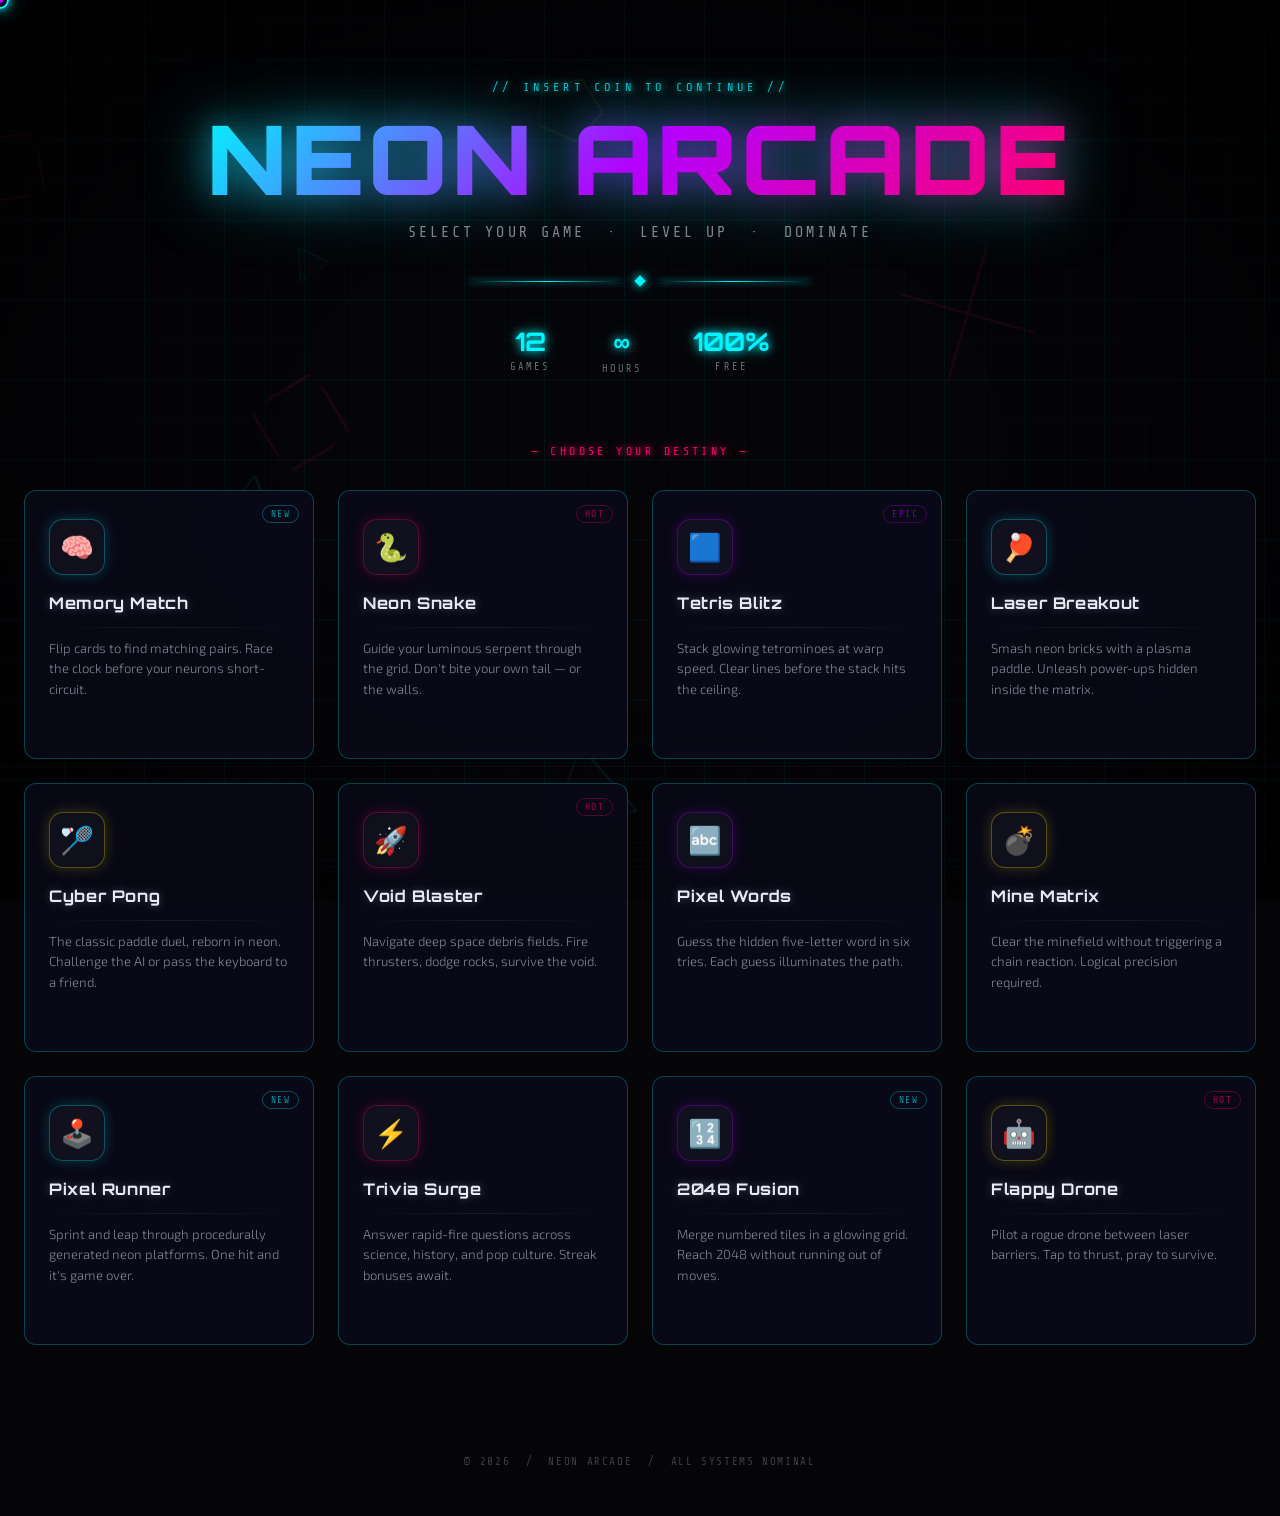
<file: index.html>
<!DOCTYPE html>
<html lang="en">
<head>
  <meta charset="UTF-8" />
  <meta name="viewport" content="width=device-width, initial-scale=1.0" />
  <title>NEON ARCADE — Game Hub</title>
  <link rel="preconnect" href="https://fonts.googleapis.com" />
  <link href="https://fonts.googleapis.com/css2?family=Orbitron:wght@400;700;900&family=Share+Tech+Mono&family=Exo+2:wght@300;400;600&display=swap" rel="stylesheet" />
  <link rel="stylesheet" href="https://cdnjs.cloudflare.com/ajax/libs/font-awesome/6.5.0/css/all.min.css" />
  <link rel = "icon" href = "">

  <style>
    /* ─── CSS VARIABLES ─────────────────────────────────────────── */
    :root { 
      --bg:          #050508;
      --bg-deep:     #02020a;
      --cyan:        #00f5ff;
      --pink:        #ff006e;
      --purple:      #b400ff;
      --yellow:      #ffe600;
      --white:       #e8eaf6;
      --grid-color:  rgba(0, 245, 255, 0.07);
      --card-bg:     rgba(10, 10, 25, 0.85);
      --card-border: rgba(0, 245, 255, 0.25);
      --font-title:  'Orbitron', monospace;
      --font-mono:   'Share Tech Mono', monospace;
      --font-body:   'Exo 2', sans-serif;
      --glow-cyan:   0 0 8px var(--cyan), 0 0 20px rgba(0,245,255,0.4);
      --glow-pink:   0 0 8px var(--pink), 0 0 20px rgba(255,0,110,0.4);
      --glow-purple: 0 0 8px var(--purple), 0 0 20px rgba(180,0,255,0.4);
    }

    /* ─── RESET & BASE ──────────────────────────────────────────── */
    *, *::before, *::after { box-sizing: border-box; margin: 0; padding: 0; }

    html { scroll-behavior: smooth; }

    body {
      background: var(--bg);
      color: var(--white);
      font-family: var(--font-body);
      min-height: 100vh;
      overflow-x: hidden;
      cursor: none;
    }

    /* ─── CUSTOM CURSOR ─────────────────────────────────────────── */
    #cursor {
      position: fixed;
      width: 18px; height: 18px;
      border: 2px solid var(--cyan);
      border-radius: 50%;
      pointer-events: none;
      z-index: 9999;
      transform: translate(-50%, -50%);
      transition: width .2s, height .2s, background .2s, border-color .2s;
      box-shadow: var(--glow-cyan);
      mix-blend-mode: screen;
    }
    #cursor.hover {
      width: 40px; height: 40px;
      background: rgba(0,245,255,0.1);
      border-color: var(--pink);
      box-shadow: var(--glow-pink);
    }
    #cursor-trail {
      position: fixed;
      width: 6px; height: 6px;
      background: var(--purple);
      border-radius: 50%;
      pointer-events: none;
      z-index: 9998;
      transform: translate(-50%, -50%);
      transition: left .12s ease, top .12s ease;
      box-shadow: var(--glow-purple);
      mix-blend-mode: screen;
    }

    /* ─── PARALLAX SCENE ────────────────────────────────────────── */
    #scene {
      position: fixed;
      inset: 0;
      z-index: 0;
      overflow: hidden;
      pointer-events: none;
    }

    /* Grid layers */
    .grid-layer {
      position: absolute;
      inset: -20%;
      background-image:
        linear-gradient(var(--grid-color) 1px, transparent 1px),
        linear-gradient(90deg, var(--grid-color) 1px, transparent 1px);
      will-change: transform;
    }
    .grid-layer.grid-far  { background-size: 80px 80px;  opacity: .6; }
    .grid-layer.grid-near { background-size: 40px 40px;  opacity: .35; }

    /* Perspective floor grid */
    .floor-grid {
      position: absolute;
      bottom: 0; left: -50%;
      width: 200%; height: 55%;
      background-image:
        linear-gradient(rgba(0,245,255,0.12) 1px, transparent 1px),
        linear-gradient(90deg, rgba(0,245,255,0.08) 1px, transparent 1px);
      background-size: 60px 60px;
      transform: perspective(600px) rotateX(60deg);
      transform-origin: bottom center;
      opacity: .5;
    }

    /* Floating shapes */
    .shape {
      position: absolute;
      opacity: .18;
      will-change: transform;
    }
    .shape svg { display: block; }

    /* Scanlines */
    .scanlines {
      position: fixed; inset: 0;
      background: repeating-linear-gradient(
        0deg,
        transparent,
        transparent 2px,
        rgba(0,0,0,0.08) 2px,
        rgba(0,0,0,0.08) 4px
      );
      pointer-events: none;
      z-index: 1;
    }

    /* Vignette */
    .vignette {
      position: fixed; inset: 0;
      background: radial-gradient(ellipse at center, transparent 40%, rgba(0,0,0,0.75) 100%);
      pointer-events: none;
      z-index: 1;
    }

    /* ─── PAGE WRAPPER ──────────────────────────────────────────── */
    #page {
      position: relative;
      z-index: 2;
      min-height: 100vh;
    }

    /* ─── HEADER ────────────────────────────────────────────────── */
    header {
      text-align: center;
      padding: 80px 20px 50px;
      animation: fadeSlideDown .9s cubic-bezier(0.16, 1, 0.3, 1) both;
    }

    .header-eyebrow {
      font-family: var(--font-mono);
      font-size: .75rem;
      letter-spacing: .35em;
      color: var(--cyan);
      text-shadow: var(--glow-cyan);
      text-transform: uppercase;
      margin-bottom: 16px;
      opacity: .8;
    }

    .logo {
      font-family: var(--font-title);
      font-weight: 900;
      font-size: clamp(2.8rem, 8vw, 6rem);
      line-height: 1;
      letter-spacing: .05em;
      background: linear-gradient(135deg, var(--cyan) 0%, var(--purple) 50%, var(--pink) 100%);
      -webkit-background-clip: text;
      -webkit-text-fill-color: transparent;
      background-clip: text;
      filter: drop-shadow(0 0 30px rgba(0,245,255,0.5));
      position: relative;
      display: inline-block;
    }
    .logo::after {
      content: attr(data-text);
      position: absolute;
      inset: 0;
      background: linear-gradient(135deg, var(--cyan) 0%, var(--purple) 50%, var(--pink) 100%);
      -webkit-background-clip: text;
      -webkit-text-fill-color: transparent;
      background-clip: text;
      filter: blur(16px) opacity(.45);
      z-index: -1;
    }

    .tagline {
      font-family: var(--font-mono);
      font-size: clamp(.75rem, 2vw, .95rem);
      color: var(--white);
      opacity: .55;
      margin-top: 18px;
      letter-spacing: .2em;
    }

    /* Decorative separator */
    .sep {
      display: flex;
      align-items: center;
      justify-content: center;
      gap: 14px;
      margin: 36px auto 0;
      max-width: 340px;
    }
    .sep-line {
      flex: 1;
      height: 1px;
      background: linear-gradient(90deg, transparent, var(--cyan), transparent);
      box-shadow: 0 0 6px var(--cyan);
    }
    .sep-diamond {
      width: 8px; height: 8px;
      background: var(--cyan);
      transform: rotate(45deg);
      box-shadow: var(--glow-cyan);
      animation: pulse 2s ease-in-out infinite;
    }

    /* Stat bar */
    .stat-bar {
      display: flex;
      justify-content: center;
      gap: clamp(20px, 4vw, 60px);
      margin-top: 40px;
      flex-wrap: wrap;
      animation: fadeSlideDown 1s .2s cubic-bezier(0.16, 1, 0.3, 1) both;
    }
    .stat {
      text-align: center;
    }
    .stat-num {
      font-family: var(--font-title);
      font-size: 1.6rem;
      font-weight: 700;
      color: var(--cyan);
      text-shadow: var(--glow-cyan);
    }
    .stat-label {
      font-family: var(--font-mono);
      font-size: .65rem;
      letter-spacing: .2em;
      color: var(--white);
      opacity: .45;
      margin-top: 4px;
    }

    /* ─── SECTION LABEL ─────────────────────────────────────────── */
    .section-label {
      font-family: var(--font-mono);
      font-size: .72rem;
      letter-spacing: .3em;
      color: var(--pink);
      text-shadow: var(--glow-pink);
      text-align: center;
      margin-bottom: 32px;
      opacity: .9;
      animation: fadeSlideDown 1s .4s cubic-bezier(0.16, 1, 0.3, 1) both;
    }

    /* ─── GAME GRID ─────────────────────────────────────────────── */
    #games-section {
      padding: 20px 24px 80px;
      max-width: 1400px;
      margin: 0 auto;
    }

    #game-grid {
      display: grid;
      grid-template-columns: repeat(auto-fill, minmax(260px, 1fr));
      gap: 24px;
    }

    /* ─── GAME CARD ─────────────────────────────────────────────── */
    .game-card {
      background: var(--card-bg);
      border: 1px solid var(--card-border);
      border-radius: 12px;
      padding: 28px 24px;
      cursor: pointer;
      position: relative;
      overflow: hidden;
      backdrop-filter: blur(12px);
      -webkit-backdrop-filter: blur(12px);
      transition: transform .35s cubic-bezier(0.34, 1.56, 0.64, 1),
                  box-shadow .35s ease,
                  border-color .35s ease;
      animation: cardReveal .6s cubic-bezier(0.16, 1, 0.3, 1) both;
      text-decoration: none;
      display: block;
      color: inherit;
    }

    /* Staggered reveal delays */
    .game-card:nth-child(1)  { animation-delay: .05s }
    .game-card:nth-child(2)  { animation-delay: .10s }
    .game-card:nth-child(3)  { animation-delay: .15s }
    .game-card:nth-child(4)  { animation-delay: .20s }
    .game-card:nth-child(5)  { animation-delay: .25s }
    .game-card:nth-child(6)  { animation-delay: .30s }
    .game-card:nth-child(7)  { animation-delay: .35s }
    .game-card:nth-child(8)  { animation-delay: .40s }
    .game-card:nth-child(9)  { animation-delay: .45s }
    .game-card:nth-child(10) { animation-delay: .50s }
    .game-card:nth-child(11) { animation-delay: .55s }
    .game-card:nth-child(12) { animation-delay: .60s }

    /* Neon glow corners */
    .game-card::before {
      content: '';
      position: absolute;
      inset: 0;
      border-radius: 12px;
      background: linear-gradient(135deg,
        rgba(0,245,255,0.04) 0%,
        transparent 50%,
        rgba(180,0,255,0.04) 100%);
      opacity: 0;
      transition: opacity .35s ease;
    }
    .game-card::after {
      content: '';
      position: absolute;
      top: -60%; left: -60%;
      width: 80%; height: 80%;
      background: radial-gradient(circle, rgba(0,245,255,0.12) 0%, transparent 70%);
      opacity: 0;
      transition: opacity .5s ease, top .5s ease, left .5s ease;
      pointer-events: none;
      border-radius: 50%;
    }

    .game-card:hover {
      transform: translateY(-8px) scale(1.02);
      border-color: var(--cyan);
      box-shadow:
        0 0 20px rgba(0,245,255,0.3),
        0 0 60px rgba(0,245,255,0.1),
        inset 0 0 30px rgba(0,245,255,0.04);
    }
    .game-card:hover::before { opacity: 1; }
    .game-card:hover::after  { opacity: 1; }

    /* Color variants */
    .game-card[data-color="pink"]:hover {
      border-color: var(--pink);
      box-shadow: 0 0 20px rgba(255,0,110,0.3), 0 0 60px rgba(255,0,110,0.1);
    }
    .game-card[data-color="pink"]::after {
      background: radial-gradient(circle, rgba(255,0,110,0.12) 0%, transparent 70%);
    }
    .game-card[data-color="purple"]:hover {
      border-color: var(--purple);
      box-shadow: 0 0 20px rgba(180,0,255,0.3), 0 0 60px rgba(180,0,255,0.1);
    }
    .game-card[data-color="purple"]::after {
      background: radial-gradient(circle, rgba(180,0,255,0.12) 0%, transparent 70%);
    }
    .game-card[data-color="yellow"]:hover {
      border-color: var(--yellow);
      box-shadow: 0 0 20px rgba(255,230,0,0.3), 0 0 60px rgba(255,230,0,0.1);
    }
    .game-card[data-color="yellow"]::after {
      background: radial-gradient(circle, rgba(255,230,0,0.12) 0%, transparent 70%);
    }

    /* Card top badge */
    .card-badge {
      position: absolute;
      top: 14px; right: 14px;
      font-family: var(--font-mono);
      font-size: .6rem;
      letter-spacing: .15em;
      padding: 3px 8px;
      border-radius: 100px;
      border: 1px solid currentColor;
      opacity: .6;
    }
    .badge-new   { color: var(--cyan);   border-color: rgba(0,245,255,.5); }
    .badge-hot   { color: var(--pink);   border-color: rgba(255,0,110,.5); }
    .badge-epic  { color: var(--purple); border-color: rgba(180,0,255,.5); }

    /* Icon */
    .card-icon-wrap {
      width: 56px; height: 56px;
      border-radius: 14px;
      display: flex; align-items: center; justify-content: center;
      font-size: 1.7rem;
      margin-bottom: 18px;
      position: relative;
      background: rgba(255,255,255,.03);
      border: 1px solid rgba(255,255,255,.08);
    }
    .card-icon-wrap::after {
      content: '';
      position: absolute;
      inset: -4px;
      border-radius: 18px;
      background: inherit;
      filter: blur(10px);
      opacity: .35;
      z-index: -1;
    }
    .icon-cyan   { border-color: rgba(0,245,255,.3);   box-shadow: 0 0 14px rgba(0,245,255,.2);   }
    .icon-pink   { border-color: rgba(255,0,110,.3);   box-shadow: 0 0 14px rgba(255,0,110,.2);   }
    .icon-purple { border-color: rgba(180,0,255,.3);   box-shadow: 0 0 14px rgba(180,0,255,.2);   }
    .icon-yellow { border-color: rgba(255,230,0,.3);   box-shadow: 0 0 14px rgba(255,230,0,.2);   }

    /* Card text */
    .card-title {
      font-family: var(--font-title);
      font-size: 1rem;
      font-weight: 700;
      letter-spacing: .04em;
      margin-bottom: 10px;
      text-shadow: 0 0 10px rgba(232,234,246,0.3);
    }
    .card-desc {
      font-size: .82rem;
      line-height: 1.55;
      opacity: .55;
      font-family: var(--font-body);
      font-weight: 300;
    }

    /* Arrow */
    .card-arrow {
      display: inline-flex;
      align-items: center;
      gap: 6px;
      margin-top: 18px;
      font-family: var(--font-mono);
      font-size: .72rem;
      letter-spacing: .12em;
      opacity: 0;
      transform: translateX(-6px);
      transition: opacity .3s ease, transform .3s ease;
    }
    .card-arrow .fa-arrow-right { font-size: .65rem; }
    .game-card:hover .card-arrow {
      opacity: .8;
      transform: translateX(0);
    }
    [data-color="cyan"] .card-arrow    { color: var(--cyan);   }
    [data-color="pink"] .card-arrow    { color: var(--pink);   }
    [data-color="purple"] .card-arrow  { color: var(--purple); }
    [data-color="yellow"] .card-arrow  { color: var(--yellow); }

    /* Divider line inside card */
    .card-divider {
      height: 1px;
      background: linear-gradient(90deg, transparent, rgba(255,255,255,.08), transparent);
      margin: 14px 0 10px;
    }

    /* ─── FOOTER ────────────────────────────────────────────────── */
    footer {
      text-align: center;
      padding: 30px 20px 50px;
      font-family: var(--font-mono);
      font-size: .68rem;
      letter-spacing: .15em;
      color: var(--white);
      opacity: .25;
      position: relative;
      z-index: 2;
    }

    /* ─── PAGE TRANSITION OVERLAY ───────────────────────────────── */
    #transition-overlay {
      position: fixed; inset: 0;
      background: var(--bg-deep);
      z-index: 10000;
      pointer-events: none;
      opacity: 0;
      transition: opacity .3s ease;
    }
    #transition-overlay.flash {
      opacity: 1;
    }

    /* ─── ANIMATIONS ────────────────────────────────────────────── */
    @keyframes fadeSlideDown {
      from { opacity: 0; transform: translateY(-24px); }
      to   { opacity: 1; transform: translateY(0); }
    }
    @keyframes cardReveal {
      from { opacity: 0; transform: translateY(30px) scale(.96); }
      to   { opacity: 1; transform: translateY(0) scale(1); }
    }
    @keyframes pulse {
      0%, 100% { transform: rotate(45deg) scale(1);   opacity: 1; }
      50%       { transform: rotate(45deg) scale(1.5); opacity: .6; }
    }
    @keyframes floatShape {
      0%, 100% { transform: translateY(0)   rotate(0deg); }
      50%       { transform: translateY(-30px) rotate(180deg); }
    }
    @keyframes glitchTitle {
      0%   { clip-path: inset(0 0 100% 0); }
      100% { clip-path: inset(0 0 0 0); }
    }

    /* ─── SCROLLBAR ─────────────────────────────────────────────── */
    ::-webkit-scrollbar { width: 6px; }
    ::-webkit-scrollbar-track { background: var(--bg-deep); }
    ::-webkit-scrollbar-thumb { background: var(--purple); border-radius: 3px; }
    ::-webkit-scrollbar-thumb:hover { background: var(--cyan); }

    /* ─── RESPONSIVE ────────────────────────────────────────────── */
    @media (max-width: 600px) {
      header { padding: 60px 16px 36px; }
      #game-grid { grid-template-columns: 1fr 1fr; gap: 14px; }
      .game-card { padding: 20px 16px; }
      .card-icon-wrap { width: 46px; height: 46px; font-size: 1.4rem; }
      .card-title { font-size: .88rem; }
      body { cursor: auto; }
      #cursor, #cursor-trail { display: none; }
    }
    @media (max-width: 380px) {
      #game-grid { grid-template-columns: 1fr; }
    }
  </style>
</head>
<body>

  <!-- Custom cursor -->
  <div id="cursor"></div>
  <div id="cursor-trail"></div>

  <!-- Parallax scene -->
  <div id="scene">
    <div class="grid-layer grid-far"  id="gridFar"></div>
    <div class="grid-layer grid-near" id="gridNear"></div>
    <div class="floor-grid"></div>
    <div id="shapes-container"></div>
  </div>

  <!-- Overlays -->
  <div class="scanlines"></div>
  <div class="vignette"></div>

  <!-- Page transition overlay -->
  <div id="transition-overlay"></div>

  <!-- ─── PAGE CONTENT ──────────────────────────────────────────── -->
  <div id="page">
    <header>
      <p class="header-eyebrow">// INSERT COIN TO CONTINUE //</p>
      <h1 class="logo" data-text="NEON ARCADE">NEON ARCADE</h1>
      <p class="tagline">SELECT YOUR GAME &nbsp;·&nbsp; LEVEL UP &nbsp;·&nbsp; DOMINATE</p>
      <div class="sep">
        <div class="sep-line"></div>
        <div class="sep-diamond"></div>
        <div class="sep-line"></div>
      </div>
      <div class="stat-bar">
        <div class="stat">
          <div class="stat-num" id="game-count">12</div>
          <div class="stat-label">GAMES</div>
        </div>
        <div class="stat">
          <div class="stat-num">∞</div>
          <div class="stat-label">HOURS</div>
        </div>
        <div class="stat">
          <div class="stat-num">100%</div>
          <div class="stat-label">FREE</div>
        </div>
      </div>
    </header>

    <section id="games-section">
      <p class="section-label">— CHOOSE YOUR DESTINY —</p>
      <div id="game-grid"></div>
    </section>

    <footer>
      &copy; <span id="year"></span> &nbsp;/&nbsp; NEON ARCADE &nbsp;/&nbsp; ALL SYSTEMS NOMINAL
    </footer>
  </div>

  <script>
    /* ═══════════════════════════════════════════════════════════════
       GAME_LIST  — edit this array to add / remove games
       ═══════════════════════════════════════════════════════════════ */
    const GAME_LIST = [
      {
        id: 'memory',
        title: 'Memory Match',
        icon: '🧠',
        description: 'Flip cards to find matching pairs. Race the clock before your neurons short-circuit.',
        url: 'games/memory.html',
        color: 'cyan',
        badge: 'NEW',
      },
      {
        id: 'snake',
        title: 'Neon Snake',
        icon: '🐍',
        description: 'Guide your luminous serpent through the grid. Don\'t bite your own tail — or the walls.',
        url: 'games/snake.html',
        color: 'pink',
        badge: 'HOT',
      },
      {
        id: 'tetris',
        title: 'Tetris Blitz',
        icon: '🟦',
        description: 'Stack glowing tetrominoes at warp speed. Clear lines before the stack hits the ceiling.',
        url: 'games/tetris.html',
        color: 'purple',
        badge: 'EPIC',
      },
      {
        id: 'breakout',
        title: 'Laser Breakout',
        icon: '🏓',
        description: 'Smash neon bricks with a plasma paddle. Unleash power-ups hidden inside the matrix.',
        url: 'games/breakout.html',
        color: 'cyan',
        badge: null,
      },
      {
        id: 'pong',
        title: 'Cyber Pong',
        icon: '🏸',
        description: 'The classic paddle duel, reborn in neon. Challenge the AI or pass the keyboard to a friend.',
        url: 'games/pong.html',
        color: 'yellow',
        badge: null,
      },
      {
        id: 'asteroids',
        title: 'Void Blaster',
        icon: '🚀',
        description: 'Navigate deep space debris fields. Fire thrusters, dodge rocks, survive the void.',
        url: 'games/asteroids.html',
        color: 'pink',
        badge: 'HOT',
      },
      {
        id: 'wordle',
        title: 'Pixel Words',
        icon: '🔤',
        description: 'Guess the hidden five-letter word in six tries. Each guess illuminates the path.',
        url: 'games/wordle.html',
        color: 'purple',
        badge: null,
      },
      {
        id: 'minesweeper',
        title: 'Mine Matrix',
        icon: '💣',
        description: 'Clear the minefield without triggering a chain reaction. Logical precision required.',
        url: 'games/minesweeper.html',
        color: 'yellow',
        badge: null,
      },
      {
        id: 'platformer',
        title: 'Pixel Runner',
        icon: '🕹️',
        description: 'Sprint and leap through procedurally generated neon platforms. One hit and it\'s game over.',
        url: 'games/platformer.html',
        color: 'cyan',
        badge: 'NEW',
      },
      {
        id: 'quiz',
        title: 'Trivia Surge',
        icon: '⚡',
        description: 'Answer rapid-fire questions across science, history, and pop culture. Streak bonuses await.',
        url: 'games/quiz.html',
        color: 'pink',
        badge: null,
      },
      {
        id: '2048',
        title: '2048 Fusion',
        icon: '🔢',
        description: 'Merge numbered tiles in a glowing grid. Reach 2048 without running out of moves.',
        url: 'games/2048.html',
        color: 'purple',
        badge: 'NEW',
      },
      {
        id: 'flappy',
        title: 'Flappy Drone',
        icon: '🤖',
        description: 'Pilot a rogue drone between laser barriers. Tap to thrust, pray to survive.',
        url: 'games/flappy.html',
        color: 'yellow',
        badge: 'HOT',
      },
    ];

    /* ═══════════════════════════════════════════════════════════════
       BUILD GAME GRID
       ═══════════════════════════════════════════════════════════════ */
    const grid = document.getElementById('game-grid');
    document.getElementById('game-count').textContent = GAME_LIST.length;
    document.getElementById('year').textContent = new Date().getFullYear();

    const badgeClass = { NEW: 'badge-new', HOT: 'badge-hot', EPIC: 'badge-epic' };

    GAME_LIST.forEach(game => {
      const card = document.createElement('a');
      card.href = game.url;
      card.className = 'game-card';
      card.dataset.color = game.color || 'cyan';
      card.setAttribute('aria-label', `Play ${game.title}`);

      const badge = game.badge
        ? `<span class="card-badge ${badgeClass[game.badge] || 'badge-new'}">${game.badge}</span>`
        : '';

      card.innerHTML = `
        ${badge}
        <div class="card-icon-wrap icon-${game.color || 'cyan'}">${game.icon}</div>
        <div class="card-title">${game.title}</div>
        <div class="card-divider"></div>
        <div class="card-desc">${game.description}</div>
        <div class="card-arrow">PLAY NOW <i class="fa-solid fa-arrow-right"></i></div>
      `;

      /* Mouse-follow glow inside card */
      card.addEventListener('mousemove', e => {
        const r = card.getBoundingClientRect();
        const x = ((e.clientX - r.left) / r.width  * 100).toFixed(1);
        const y = ((e.clientY - r.top)  / r.height * 100).toFixed(1);
        card.style.setProperty('--mx', x + '%');
        card.style.setProperty('--my', y + '%');
        const after = card.querySelector(':scope::after');
        card.style.cssText += `--gx:${x}%;--gy:${y}%;`;
      });

      /* Page transition on click */
      card.addEventListener('click', e => {
        e.preventDefault();
        const overlay = document.getElementById('transition-overlay');
        overlay.classList.add('flash');
        setTimeout(() => { window.location.href = game.url; }, 280);
      });

      grid.appendChild(card);
    });

    /* ═══════════════════════════════════════════════════════════════
       PARALLAX — MOUSEMOVE + SCROLL
       ═══════════════════════════════════════════════════════════════ */
    const gridFar  = document.getElementById('gridFar');
    const gridNear = document.getElementById('gridNear');

    let mx = 0, my = 0, tx = 0, ty = 0;
    let raf = null;

    document.addEventListener('mousemove', e => {
      mx = (e.clientX / window.innerWidth  - .5) * 2;
      my = (e.clientY / window.innerHeight - .5) * 2;
      if (!raf) raf = requestAnimationFrame(updateParallax);
    });

    window.addEventListener('scroll', () => {
      if (!raf) raf = requestAnimationFrame(updateParallax);
    }, { passive: true });

    function updateParallax() {
      raf = null;
      const scroll = window.scrollY;
      // Interpolate mouse
      tx += (mx - tx) * .06;
      ty += (my - ty) * .06;

      gridFar.style.transform  = `translate(${tx * 18}px, ${ty * 18 - scroll * .4}px)`;
      gridNear.style.transform = `translate(${tx * 32}px, ${ty * 32 - scroll * .7}px)`;

      // Move shapes
      document.querySelectorAll('.shape').forEach(s => {
        const depth = parseFloat(s.dataset.depth) || 1;
        const baseY = parseFloat(s.dataset.baseY) || 0;
        s.style.transform = `translate(${tx * 20 * depth}px, ${ty * 20 * depth + baseY - scroll * depth * .5}px) rotate(${s.dataset.rot || 0}deg)`;
      });

      if (Math.abs(mx - tx) > .001 || Math.abs(my - ty) > .001) {
        raf = requestAnimationFrame(updateParallax);
      }
    }

    /* ═══════════════════════════════════════════════════════════════
       SPAWN FLOATING SHAPES
       ═══════════════════════════════════════════════════════════════ */
    const shapeDefs = [
      /* [ svgContent, width, height ] */
      [`<polygon points="30,0 60,52 0,52" fill="none" stroke="#00f5ff" stroke-width="1.5"/>`, 60, 52],
      [`<rect x="2" y="2" width="46" height="46" fill="none" stroke="#ff006e" stroke-width="1.5" transform="rotate(15,25,25)"/>`, 50, 50],
      [`<circle cx="25" cy="25" r="22" fill="none" stroke="#b400ff" stroke-width="1.5" stroke-dasharray="6,4"/>`, 50, 50],
      [`<polygon points="25,0 50,43 0,43" fill="rgba(0,245,255,0.06)" stroke="#00f5ff" stroke-width="1"/>`, 50, 43],
      [`<rect x="2" y="2" width="36" height="36" fill="rgba(180,0,255,0.05)" stroke="#b400ff" stroke-width="1"/>`, 40, 40],
      [`<line x1="0" y1="0" x2="60" y2="60" stroke="#ff006e" stroke-width="1" opacity=".7"/>
        <line x1="60" y1="0" x2="0" y2="60" stroke="#ff006e" stroke-width="1" opacity=".7"/>`, 60, 60],
      [`<polygon points="25,0 48,18 39,47 11,47 2,18" fill="none" stroke="#ffe600" stroke-width="1.2"/>`, 50, 47],
      [`<circle cx="20" cy="20" r="18" fill="none" stroke="#00f5ff" stroke-width="1" stroke-dasharray="3,6"/>`, 40, 40],
    ];

    const container = document.getElementById('shapes-container');
    const shapeCount = 18;

    for (let i = 0; i < shapeCount; i++) {
      const def    = shapeDefs[i % shapeDefs.length];
      const depth  = (Math.random() * .8 + .2).toFixed(2);
      const x      = (Math.random() * 120 - 10).toFixed(1);
      const y      = (Math.random() * 120 - 10).toFixed(1);
      const scale  = (Math.random() * 1.2 + .5).toFixed(2);
      const rot    = (Math.random() * 360).toFixed(0);
      const dur    = (Math.random() * 8 + 6).toFixed(1);
      const delay  = (Math.random() * 5).toFixed(1);
      const op     = (Math.random() * .15 + .06).toFixed(2);

      const div = document.createElement('div');
      div.className = 'shape';
      div.dataset.depth  = depth;
      div.dataset.baseY  = 0;
      div.dataset.rot    = rot;
      div.style.cssText  = `
        left: ${x}%; top: ${y}%; opacity: ${op};
        animation: floatShape ${dur}s ${delay}s ease-in-out infinite alternate;
        transform-origin: center;
      `;
      div.innerHTML = `<svg xmlns="http://www.w3.org/2000/svg"
        width="${def[1] * scale}" height="${def[2] * scale}"
        viewBox="0 0 ${def[1]} ${def[2]}">${def[0]}</svg>`;
      container.appendChild(div);
    }

    /* ═══════════════════════════════════════════════════════════════
       CUSTOM CURSOR
       ═══════════════════════════════════════════════════════════════ */
    const cursor = document.getElementById('cursor');
    const trail  = document.getElementById('cursor-trail');
    let cx = 0, cy = 0, trailX = 0, trailY = 0;

    document.addEventListener('mousemove', e => { cx = e.clientX; cy = e.clientY; });

    (function animCursor() {
      cursor.style.left = cx + 'px';
      cursor.style.top  = cy + 'px';
      trailX += (cx - trailX) * .15;
      trailY += (cy - trailY) * .15;
      trail.style.left = trailX + 'px';
      trail.style.top  = trailY + 'px';
      requestAnimationFrame(animCursor);
    })();

    document.querySelectorAll('.game-card, a, button').forEach(el => {
      el.addEventListener('mouseenter', () => cursor.classList.add('hover'));
      el.addEventListener('mouseleave', () => cursor.classList.remove('hover'));
    });

    /* ═══════════════════════════════════════════════════════════════
       PAGE-LOAD REVEAL
       ═══════════════════════════════════════════════════════════════ */
    window.addEventListener('pageshow', () => {
      const overlay = document.getElementById('transition-overlay');
      overlay.style.opacity = '1';
      overlay.style.transition = 'none';
      requestAnimationFrame(() => {
        overlay.style.transition = 'opacity .4s ease';
        overlay.style.opacity    = '0';
      });
    });
  </script>
</body>
</html>
</file>
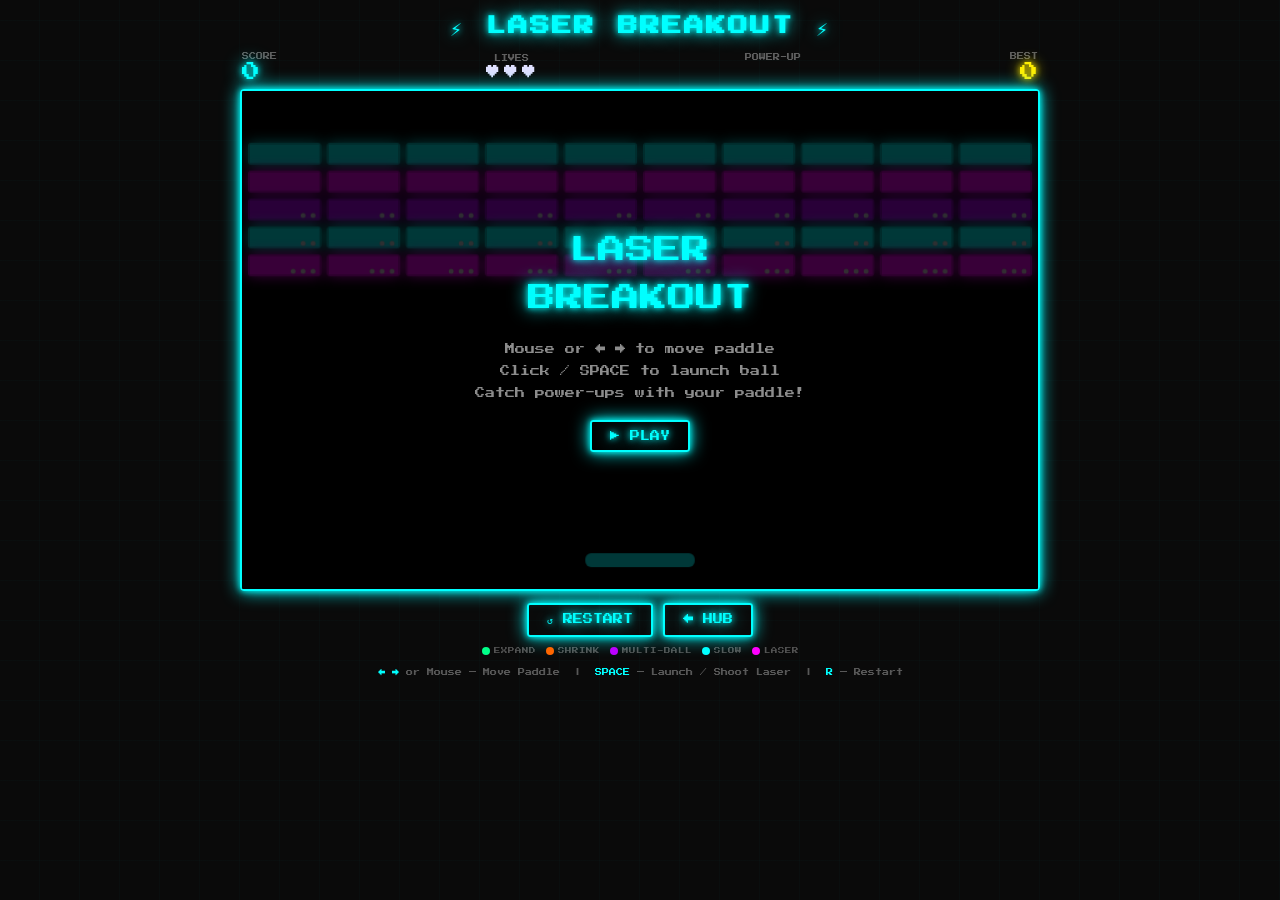
<file: games/breakout.html>
<!DOCTYPE html>
<html lang="en">
<head>
  <meta charset="UTF-8" />
  <meta name="viewport" content="width=device-width, initial-scale=1.0" />
  <title>Laser Breakout – Neon Arcade Hub</title>
  <link rel="preconnect" href="https://fonts.googleapis.com" />
  <link href="https://fonts.googleapis.com/css2?family=Press+Start+2P&display=swap" rel="stylesheet" />
  <style>
    /* ─── Reset & root ─────────────────────────────────────────────────── */
    *, *::before, *::after { box-sizing: border-box; margin: 0; padding: 0; }

    :root {
      --black:   #0a0a0a;
      --cyan:    #00ffff;
      --pink:    #ff00ff;
      --purple:  #bb00ff;
      --yellow:  #ffee00;
      --green:   #00ff88;
      --orange:  #ff6600;
      --white:   #e0e0ff;
      --gc: 0 0 6px #00ffff, 0 0 18px #00ffff;
      --gp: 0 0 6px #ff00ff, 0 0 18px #ff00ff;
      --gy: 0 0 6px #ffee00, 0 0 14px #ffee00;
    }

    body {
      background: var(--black);
      background-image:
        repeating-linear-gradient(0deg,  transparent, transparent 39px, rgba(0,255,255,.03) 40px),
        repeating-linear-gradient(90deg, transparent, transparent 39px, rgba(0,255,255,.03) 40px);
      font-family: 'Press Start 2P', monospace;
      color: var(--white);
      min-height: 100vh;
      display: flex;
      flex-direction: column;
      align-items: center;
      padding: 16px 10px 40px;
      user-select: none;
    }

    /* ─── Title ───────────────────────────────────────────────────────── */
    h1.game-title {
      font-size: clamp(11px, 2.5vw, 20px);
      color: var(--cyan);
      text-shadow: var(--gc);
      letter-spacing: 2px;
      margin-bottom: 12px;
      text-align: center;
    }

    /* ─── HUD strip ───────────────────────────────────────────────────── */
    .hud {
      display: flex;
      align-items: center;
      justify-content: space-between;
      width: 100%;
      max-width: 800px;
      margin-bottom: 8px;
      padding: 0 2px;
      flex-wrap: wrap;
      gap: 6px;
    }
    .hud-block { display: flex; flex-direction: column; gap: 3px; }
    .hud-label { font-size: 7px; color: rgba(255,255,255,.35); }
    .hud-val {
      font-size: clamp(12px, 2.8vw, 18px);
      transition: transform .15s, text-shadow .15s;
    }
    .hud-val.cyan  { color: var(--cyan);   text-shadow: var(--gc); }
    .hud-val.pink  { color: var(--pink);   text-shadow: var(--gp); }
    .hud-val.yellow{ color: var(--yellow); text-shadow: var(--gy); }
    .hud-val.pop   { transform: scale(1.35); }

    /* lives hearts */
    .lives-row { display: flex; gap: 4px; align-items: center; }
    .heart { font-size: 14px; transition: opacity .25s; }
    .heart.dead { opacity: .15; }

    /* active power-up badge */
    #pu-badge {
      font-size: 7px;
      padding: 4px 8px;
      border-radius: 3px;
      border: 1px solid transparent;
      transition: opacity .3s;
      opacity: 0;
      white-space: nowrap;
    }
    #pu-badge.show { opacity: 1; }

    /* ─── Canvas wrap ─────────────────────────────────────────────────── */
    .canvas-wrap {
      position: relative;
      width: 100%;
      max-width: 800px;
      border: 2px solid var(--cyan);
      box-shadow: var(--gc), inset 0 0 80px rgba(0,255,255,.03);
      border-radius: 4px;
      overflow: hidden;
      cursor: none;
    }
    canvas { display: block; width: 100%; height: auto; background: #000; }

    /* ─── Overlay ─────────────────────────────────────────────────────── */
    #overlay {
      position: absolute;
      inset: 0;
      background: rgba(0,0,0,.78);
      display: flex;
      flex-direction: column;
      align-items: center;
      justify-content: center;
      gap: 16px;
      z-index: 20;
    }
    #overlay.hidden { display: none; }
    #ov-title {
      font-size: clamp(14px, 4vw, 28px);
      color: var(--cyan);
      text-shadow: var(--gc);
      text-align: center;
      line-height: 1.7;
    }
    #ov-sub {
      font-size: clamp(7px, 1.6vw, 10px);
      color: rgba(255,255,255,.55);
      text-align: center;
      line-height: 2.2;
    }

    /* ─── Buttons ─────────────────────────────────────────────────────── */
    .btn-row { display: flex; gap: 10px; flex-wrap: wrap; justify-content: center; margin-top: 10px; }
    .neon-button {
      font-family: 'Press Start 2P', monospace;
      font-size: clamp(7px, 1.4vw, 10px);
      padding: 9px 18px;
      background: transparent;
      border: 2px solid var(--cyan);
      color: var(--cyan);
      cursor: pointer;
      text-shadow: var(--gc);
      box-shadow: var(--gc);
      border-radius: 3px;
      transition: background .2s, color .2s, box-shadow .2s, border-color .2s;
      text-decoration: none;
      white-space: nowrap;
    }
    .neon-button:hover {
      background: var(--pink);
      border-color: var(--pink);
      color: #000;
      text-shadow: none;
      box-shadow: var(--gp);
    }
    .neon-button.pink {
      border-color: var(--pink); color: var(--pink);
      text-shadow: var(--gp); box-shadow: var(--gp);
    }
    .neon-button.pink:hover {
      background: var(--cyan); border-color: var(--cyan);
      color: #000; box-shadow: var(--gc);
    }

    /* ─── Controls bar ────────────────────────────────────────────────── */
    .controls-bar {
      display: flex; gap: 10px; flex-wrap: wrap;
      justify-content: center; width: 100%; max-width: 800px; margin-top: 12px;
    }

    /* ─── Legend ──────────────────────────────────────────────────────── */
    .legend {
      font-size: 7px; color: rgba(255,255,255,.32);
      text-align: center; margin-top: 10px; line-height: 2.4;
    }
    .legend span { color: var(--cyan); }

    /* ─── Toast ───────────────────────────────────────────────────────── */
    #toast {
      position: fixed; bottom: 28px; left: 50%;
      transform: translateX(-50%) translateY(60px);
      background: var(--black); border: 1px solid var(--cyan);
      color: var(--cyan); font-size: 8px; padding: 9px 18px;
      border-radius: 3px; box-shadow: var(--gc);
      transition: transform .3s, opacity .3s;
      opacity: 0; pointer-events: none; z-index: 9999;
    }
    #toast.show { transform: translateX(-50%) translateY(0); opacity: 1; }

    /* ─── Power-up legend strip ───────────────────────────────────────── */
    .pu-legend {
      display: flex; gap: 10px; flex-wrap: wrap;
      justify-content: center; margin-top: 10px;
      font-size: 6.5px; color: rgba(255,255,255,.3);
    }
    .pu-legend-item { display: flex; align-items: center; gap: 4px; }
    .pu-dot { width: 8px; height: 8px; border-radius: 50%; flex-shrink: 0; }
  </style>
</head>
<body>

<h1 class="game-title">⚡ LASER BREAKOUT ⚡</h1>

<!-- HUD -->
<div class="hud">
  <div class="hud-block">
    <div class="hud-label">SCORE</div>
    <div class="hud-val cyan" id="hud-score">0</div>
  </div>
  <div class="hud-block" style="align-items:center">
    <div class="hud-label">LIVES</div>
    <div class="lives-row" id="hud-lives">
      <span class="heart" id="h0">♥</span>
      <span class="heart" id="h1">♥</span>
      <span class="heart" id="h2">♥</span>
    </div>
  </div>
  <div class="hud-block" style="align-items:center">
    <div class="hud-label">POWER-UP</div>
    <div id="pu-badge">NONE</div>
  </div>
  <div class="hud-block" style="align-items:flex-end">
    <div class="hud-label">BEST</div>
    <div class="hud-val yellow" id="hud-best">0</div>
  </div>
</div>

<!-- Canvas -->
<div class="canvas-wrap" id="wrap">
  <canvas id="gc" width="800" height="500"></canvas>

  <div id="overlay">
    <div id="ov-title">LASER<br>BREAKOUT</div>
    <div id="ov-sub">
      Mouse or ← → to move paddle<br>
      Click / SPACE to launch ball<br>
      Catch power-ups with your paddle!
    </div>
    <button class="neon-button" id="btn-play">▶ PLAY</button>
  </div>
</div>

<!-- Controls -->
<div class="controls-bar">
  <button class="neon-button" id="btn-restart">↺ RESTART</button>
  <a href="../index.html" class="neon-button" style="text-decoration:none">← HUB</a>
</div>

<!-- Power-up key -->
<div class="pu-legend">
  <div class="pu-legend-item"><div class="pu-dot" style="background:#00ff88"></div>EXPAND</div>
  <div class="pu-legend-item"><div class="pu-dot" style="background:#ff6600"></div>SHRINK</div>
  <div class="pu-legend-item"><div class="pu-dot" style="background:#bb00ff"></div>MULTI-BALL</div>
  <div class="pu-legend-item"><div class="pu-dot" style="background:#00ffff"></div>SLOW</div>
  <div class="pu-legend-item"><div class="pu-dot" style="background:#ff00ff"></div>LASER</div>
</div>

<div class="legend">
  <span>← →</span> or Mouse — Move Paddle &nbsp;|&nbsp;
  <span>SPACE</span> — Launch / Shoot Laser &nbsp;|&nbsp;
  <span>R</span> — Restart
</div>

<div id="toast"></div>

<!-- ═══════════════════════════════════════════════════════════════ -->
<!-- SHARED UTILITIES                                               -->
<!-- ═══════════════════════════════════════════════════════════════ -->
<script>
function playSound(n){}
function updateScore(el,v){
  if(!el)return;
  el.textContent=v;
  el.classList.remove('pop');
  void el.offsetWidth;
  el.classList.add('pop');
  setTimeout(()=>el.classList.remove('pop'),180);
}
function showToast(msg){
  const t=document.getElementById('toast');
  t.textContent=msg;
  t.classList.add('show');
  setTimeout(()=>t.classList.remove('show'),2800);
}
function saveHighScore(name,s){
  const k='hs_'+name, p=parseInt(localStorage.getItem(k)||'0',10);
  if(s>p){localStorage.setItem(k,s);return true;}return false;
}
function getHighScore(name){return parseInt(localStorage.getItem('hs_'+name)||'0',10);}
function randomInt(a,b){return Math.floor(Math.random()*(b-a+1))+a;}
function debounce(fn,d){let id;return(...a)=>{clearTimeout(id);id=setTimeout(()=>fn(...a),d);};}
</script>

<!-- ═══════════════════════════════════════════════════════════════ -->
<!-- GAME                                                           -->
<!-- ═══════════════════════════════════════════════════════════════ -->
<script>
/* ══════════════════════════════════════════════════
   ENVIRONMENT VARIABLES – edit to tune the game
   ══════════════════════════════════════════════════ */
const BRICKS_COLS     = 10;      // columns of bricks
const BRICKS_ROWS     = 5;       // rows of bricks
const BALL_SPEED      = 4.5;     // base ball speed
const POWER_UP_CHANCE = 0.18;    // probability a brick drops a power-up
const LIVES           = 3;       // starting lives
const PADDLE_W_BASE   = 110;     // default paddle width
const PADDLE_H        = 14;      // paddle height
const BALL_R          = 7;       // ball radius
const BRICK_ROWS_DEF  = 5;       // duplicate constant (used below)
const POWER_UP_TYPES  = ['expand','shrink','multi','slow','laser'];
const POWER_UP_SPEED  = 2.2;     // how fast power-ups fall
const POWER_UP_DUR    = 10000;   // power-up duration ms
const LASER_SPEED     = 7;       // laser bolt speed
const LASER_COOLDOWN  = 320;     // ms between laser shots
/* ══════════════════════════════════════════════════ */

const canvas = document.getElementById('gc');
const ctx    = canvas.getContext('2d');
const W = canvas.width, H = canvas.height;

/* ─── DOM refs ──────────────────── */
const hudScore  = document.getElementById('hud-score');
const hudBest   = document.getElementById('hud-best');
const overlay   = document.getElementById('overlay');
const ovTitle   = document.getElementById('ov-title');
const ovSub     = document.getElementById('ov-sub');
const btnPlay   = document.getElementById('btn-play');
const btnRestart= document.getElementById('btn-restart');
const puBadge   = document.getElementById('pu-badge');

/* ─── Color map ─────────────────── */
const BRICK_COLORS = {
  cyan:   ['#00ffff','#009999','#004d4d'],   // 3 durability stops
  pink:   ['#ff00ff','#cc00aa','#660055'],
  purple: ['#bb00ff','#8800cc','#440066'],
};
const PU_COLORS = {
  expand: '#00ff88', shrink: '#ff6600', multi: '#bb00ff',
  slow:   '#00ffff', laser: '#ff00ff',
};
const PU_LABELS = {
  expand:'⬛ EXPAND', shrink:'▪ SHRINK', multi:'✦ MULTI-BALL',
  slow:'⏱ SLOW', laser:'⚡ LASER',
};

/* ─── State ─────────────────────── */
let score=0, lives=LIVES, gameRunning=false, waitingLaunch=true;
let activePU=null, puTimer=null;
let laserReady=true, laserCooldownTimer=null;
let animId=null;

let paddle = { x: W/2-PADDLE_W_BASE/2, y: H-36, w: PADDLE_W_BASE, h: PADDLE_H, targetX: W/2-PADDLE_W_BASE/2 };
let balls = [];
let bricks = [];
let powerUps = [];
let lasers = [];
let particles = [];
let mouseX = W/2;
const keys = {};

/* ─── Brick builder ─────────────── */
const BRICK_MARGIN = 6;
const BRICK_TOP    = 52;

function buildBricks(){
  bricks=[];
  const totalW = W - BRICK_MARGIN*(BRICKS_COLS+1);
  const bw = totalW / BRICKS_COLS;
  const bh = 22;
  const colorKeys = Object.keys(BRICK_COLORS);
  for(let r=0;r<BRICKS_ROWS;r++){
    const ck = colorKeys[r % colorKeys.length];
    // deeper rows are harder (more hp)
    const maxHp = r < 2 ? 1 : (r < 4 ? 2 : 3);
    for(let c=0;c<BRICKS_COLS;c++){
      const hp = maxHp;
      bricks.push({
        x: BRICK_MARGIN + c*(bw+BRICK_MARGIN),
        y: BRICK_TOP + r*(bh+BRICK_MARGIN),
        w: bw, h: bh,
        hp, maxHp,
        colorKey: ck,
        alive: true,
      });
    }
  }
}

/* ─── Ball factory ──────────────── */
function makeBall(x,y,dx,dy){
  return { x, y, dx, dy, r: BALL_R, trail:[] };
}

function launchBall(){
  const angle = -Math.PI/2 + (Math.random()-.5)*.6;
  balls=[makeBall(paddle.x+paddle.w/2, paddle.y-BALL_R-2,
    Math.cos(angle)*BALL_SPEED, Math.sin(angle)*BALL_SPEED)];
  waitingLaunch=false;
}

/* ─── Reset ─────────────────────── */
function resetRound(){
  paddle.x = W/2-paddle.w/2;
  paddle.targetX = paddle.x;
  balls=[];
  lasers=[];
  waitingLaunch=true;
}

function fullReset(){
  score=0; lives=LIVES;
  activePU=null; clearTimeout(puTimer);
  paddle.w=PADDLE_W_BASE;
  powerUps=[]; particles=[]; lasers=[];
  updateScore(hudScore,0);
  updateLives();
  hidePUBadge();
  buildBricks();
  resetRound();
}

/* ─── HUD helpers ───────────────── */
function updateLives(){
  for(let i=0;i<3;i++){
    document.getElementById('h'+i).classList.toggle('dead', i>=lives);
  }
}
function showPUBadge(type){
  puBadge.textContent=PU_LABELS[type]||type;
  puBadge.style.borderColor=PU_COLORS[type];
  puBadge.style.color=PU_COLORS[type];
  puBadge.style.boxShadow=`0 0 8px ${PU_COLORS[type]}`;
  puBadge.classList.add('show');
}
function hidePUBadge(){
  puBadge.classList.remove('show');
  activePU=null;
}

/* ─── Power-up apply ─────────────── */
function applyPU(type){
  if(activePU){cancelTimeout();}
  activePU=type;
  showPUBadge(type);
  showToast('POWER-UP: '+PU_LABELS[type]);
  clearTimeout(puTimer);
  switch(type){
    case 'expand': paddle.w=Math.min(PADDLE_W_BASE*1.8,200); break;
    case 'shrink': paddle.w=Math.max(PADDLE_W_BASE*.5,50);   break;
    case 'multi':
      const b=balls[0]||makeBall(paddle.x+paddle.w/2,paddle.y-20,BALL_SPEED,- BALL_SPEED);
      balls.push(makeBall(b.x,b.y, b.dx*-1+.5, b.dy));
      balls.push(makeBall(b.x,b.y, b.dx+.3,    b.dy*1.1));
      break;
    case 'slow':
      balls.forEach(b=>{ b.dx*=0.55; b.dy*=0.55; });
      break;
    case 'laser': break; // handled in input
  }
  puTimer=setTimeout(()=>{
    if(type==='expand'||type==='shrink') paddle.w=PADDLE_W_BASE;
    if(type==='slow') balls.forEach(b=>{
      const sp=Math.hypot(b.dx,b.dy);
      b.dx=b.dx/sp*BALL_SPEED; b.dy=b.dy/sp*BALL_SPEED;
    });
    hidePUBadge();
  }, POWER_UP_DUR);
}

/* ─── Particles ─────────────────── */
function spawnParticles(x,y,color,n=12){
  for(let i=0;i<n;i++){
    const angle=Math.random()*Math.PI*2;
    const speed=randomInt(2,5);
    particles.push({
      x,y, dx:Math.cos(angle)*speed, dy:Math.sin(angle)*speed,
      life:1, decay:randomInt(20,40)/1000, r:randomInt(2,4), color
    });
  }
}

/* ─── Collision helpers ─────────── */
function circleRect(cx,cy,cr,rx,ry,rw,rh){
  const nx=Math.max(rx,Math.min(cx,rx+rw));
  const ny=Math.max(ry,Math.min(cy,ry+rh));
  return (cx-nx)**2+(cy-ny)**2 <= cr**2;
}

function resolveBallBrick(ball,brick){
  // which side did we hit?
  const bMidX=ball.x, bMidY=ball.y;
  const overlapL=Math.abs(bMidX-(brick.x+brick.w));
  const overlapR=Math.abs(bMidX-brick.x);
  const overlapT=Math.abs(bMidY-(brick.y+brick.h));
  const overlapB=Math.abs(bMidY-brick.y);
  const minO=Math.min(overlapL,overlapR,overlapT,overlapB);
  if(minO===overlapL||minO===overlapR) ball.dx*=-1;
  else ball.dy*=-1;
}

/* ─── Shoot laser ───────────────── */
function shootLaser(){
  if(activePU!=='laser'||!laserReady) return;
  lasers.push({x:paddle.x+paddle.w*0.25, y:paddle.y, h:22});
  lasers.push({x:paddle.x+paddle.w*0.75, y:paddle.y, h:22});
  laserReady=false;
  clearTimeout(laserCooldownTimer);
  laserCooldownTimer=setTimeout(()=>laserReady=true, LASER_COOLDOWN);
  playSound('laser');
}

/* ─── Hit a brick ───────────────── */
function hitBrick(brick){
  brick.hp--;
  const colors=BRICK_COLORS[brick.colorKey];
  if(brick.hp<=0){
    brick.alive=false;
    score+=10*(brick.maxHp);
    updateScore(hudScore,score);
    spawnParticles(brick.x+brick.w/2, brick.y+brick.h/2, colors[0], 14);
    // maybe drop power-up
    if(Math.random()<POWER_UP_CHANCE){
      const type=POWER_UP_TYPES[randomInt(0,POWER_UP_TYPES.length-1)];
      powerUps.push({x:brick.x+brick.w/2-10, y:brick.y, type, vy:POWER_UP_SPEED});
    }
    playSound('explode');
  } else {
    spawnParticles(brick.x+brick.w/2, brick.y+brick.h/2, colors[1], 6);
    playSound('hit');
  }
}

/* ─── Update ────────────────────── */
function update(){
  // paddle follow mouse / keys
  if(keys['ArrowLeft'])  mouseX = Math.max(paddle.w/2, mouseX-5);
  if(keys['ArrowRight']) mouseX = Math.min(W-paddle.w/2, mouseX+5);
  paddle.targetX = mouseX - paddle.w/2;
  paddle.targetX = Math.max(0, Math.min(W-paddle.w, paddle.targetX));
  paddle.x += (paddle.targetX-paddle.x)*.25;

  if(waitingLaunch){
    // ball sits on paddle
    if(balls.length===0) balls=[makeBall(paddle.x+paddle.w/2, paddle.y-BALL_R-1, 0, 0)];
    balls[0].x=paddle.x+paddle.w/2;
    balls[0].y=paddle.y-BALL_R-1;
    return;
  }

  // move & collide balls
  for(let bi=balls.length-1;bi>=0;bi--){
    const ball=balls[bi];
    ball.trail.push({x:ball.x,y:ball.y});
    if(ball.trail.length>14) ball.trail.shift();
    ball.x+=ball.dx; ball.y+=ball.dy;

    // walls
    if(ball.x-BALL_R<0)      { ball.x=BALL_R;    ball.dx=Math.abs(ball.dx); }
    if(ball.x+BALL_R>W)      { ball.x=W-BALL_R;  ball.dx=-Math.abs(ball.dx); }
    if(ball.y-BALL_R<0)      { ball.y=BALL_R;    ball.dy=Math.abs(ball.dy); }

    // paddle
    if(circleRect(ball.x,ball.y,BALL_R,paddle.x,paddle.y,paddle.w,paddle.h) && ball.dy>0){
      ball.y=paddle.y-BALL_R;
      const hit=(ball.x-paddle.x)/paddle.w-.5; // -0.5 .. 0.5
      const speed=Math.hypot(ball.dx,ball.dy);
      const angle=-Math.PI/2+hit*1.2;
      ball.dx=Math.cos(angle)*speed;
      ball.dy=Math.sin(angle)*speed;
      playSound('paddle');
    }

    // bricks
    for(const brick of bricks){
      if(!brick.alive) continue;
      if(circleRect(ball.x,ball.y,BALL_R,brick.x,brick.y,brick.w,brick.h)){
        resolveBallBrick(ball,brick);
        hitBrick(brick);
        break;
      }
    }

    // lost
    if(ball.y-BALL_R>H){
      balls.splice(bi,1);
    }
  }

  // all balls lost
  if(!waitingLaunch && balls.length===0){
    lives--;
    updateLives();
    playSound('lose');
    if(lives<=0){
      endGame(false);
    } else {
      resetRound();
    }
  }

  // lasers
  for(let li=lasers.length-1;li>=0;li--){
    const lz=lasers[li];
    lz.y-=LASER_SPEED;
    if(lz.y+lz.h<0){ lasers.splice(li,1); continue; }
    let hit=false;
    for(const brick of bricks){
      if(!brick.alive) continue;
      if(lz.x>brick.x&&lz.x<brick.x+brick.w&&lz.y<brick.y+brick.h&&lz.y+lz.h>brick.y){
        hitBrick(brick);
        hit=true; break;
      }
    }
    if(hit) lasers.splice(li,1);
  }

  // power-ups
  for(let pi=powerUps.length-1;pi>=0;pi--){
    const pu=powerUps[pi];
    pu.y+=pu.vy;
    if(pu.y>H){ powerUps.splice(pi,1); continue; }
    // catch
    if(pu.y+18>paddle.y&&pu.y<paddle.y+paddle.h&&pu.x+20>paddle.x&&pu.x<paddle.x+paddle.w){
      applyPU(pu.type);
      powerUps.splice(pi,1);
    }
  }

  // particles
  for(let i=particles.length-1;i>=0;i--){
    const p=particles[i];
    p.x+=p.dx; p.y+=p.dy; p.dy+=0.08; p.life-=p.decay;
    if(p.life<=0) particles.splice(i,1);
  }

  // win check
  if(bricks.every(b=>!b.alive)) endGame(true);
}

/* ─── Draw ──────────────────────── */
function glow(color,blur){ ctx.shadowColor=color; ctx.shadowBlur=blur; }
function noGlow(){ ctx.shadowColor='transparent'; ctx.shadowBlur=0; }

function drawBg(){
  ctx.clearRect(0,0,W,H);
  ctx.fillStyle='#000';
  ctx.fillRect(0,0,W,H);
  // subtle scanlines
  for(let y=0;y<H;y+=3){
    ctx.fillStyle='rgba(0,0,0,0.18)';
    ctx.fillRect(0,y,W,1);
  }
}

function drawPaddle(){
  glow('#00ffff',20);
  // body
  const grad=ctx.createLinearGradient(paddle.x,paddle.y,paddle.x,paddle.y+paddle.h);
  grad.addColorStop(0,'#00ffff');
  grad.addColorStop(1,'#006677');
  ctx.fillStyle = activePU==='laser'?'#ff00ff': activePU==='expand'?'#00ff88':
                  activePU==='shrink'?'#ff6600': '#00ffff';
  glow(activePU==='laser'?'#ff00ff':'#00ffff',24);
  ctx.beginPath();
  ctx.roundRect(paddle.x,paddle.y,paddle.w,paddle.h,6);
  ctx.fill();
  // sheen
  noGlow();
  ctx.fillStyle='rgba(255,255,255,0.18)';
  ctx.beginPath();
  ctx.roundRect(paddle.x+4,paddle.y+2,paddle.w-8,4,3);
  ctx.fill();
}

function drawBalls(){
  for(const ball of balls){
    // trail
    for(let i=0;i<ball.trail.length;i++){
      const t=ball.trail[i];
      const a=(i/ball.trail.length)*0.4;
      const r=BALL_R*((i+1)/ball.trail.length)*.8;
      ctx.beginPath();
      ctx.arc(t.x,t.y,r,0,Math.PI*2);
      ctx.fillStyle=`rgba(0,255,255,${a})`;
      ctx.fill();
    }
    // ball
    glow('#00ffff',28);
    const g=ctx.createRadialGradient(ball.x-2,ball.y-2,1,ball.x,ball.y,BALL_R);
    g.addColorStop(0,'#ffffff');
    g.addColorStop(1,'#00ffff');
    ctx.beginPath();
    ctx.arc(ball.x,ball.y,BALL_R,0,Math.PI*2);
    ctx.fillStyle=g;
    ctx.fill();
    noGlow();
  }
}

function brickColor(brick){
  const colors=BRICK_COLORS[brick.colorKey];
  const idx=brick.maxHp-brick.hp; // 0 = fresh, maxHp-1 = almost dead
  return colors[Math.min(idx,colors.length-1)];
}

function drawBricks(){
  for(const brick of bricks){
    if(!brick.alive) continue;
    const color=brickColor(brick);
    glow(color, 14);
    ctx.fillStyle=color;
    ctx.beginPath();
    ctx.roundRect(brick.x,brick.y,brick.w,brick.h,3);
    ctx.fill();
    // dark inset border
    noGlow();
    ctx.strokeStyle='rgba(0,0,0,0.4)';
    ctx.lineWidth=1;
    ctx.strokeRect(brick.x+1,brick.y+1,brick.w-2,brick.h-2);
    // hp pips
    if(brick.maxHp>1){
      ctx.fillStyle='rgba(0,0,0,0.5)';
      for(let i=0;i<brick.maxHp;i++){
        ctx.beginPath();
        ctx.arc(brick.x+brick.w-8-i*10, brick.y+brick.h-5, 2.5, 0,Math.PI*2);
        ctx.fill();
      }
      ctx.fillStyle='rgba(255,255,255,0.8)';
      for(let i=0;i<brick.hp;i++){
        ctx.beginPath();
        ctx.arc(brick.x+brick.w-8-i*10, brick.y+brick.h-5, 2.5, 0,Math.PI*2);
        ctx.fill();
      }
    }
  }
}

function drawPowerUps(){
  for(const pu of powerUps){
    const c=PU_COLORS[pu.type];
    glow(c,16);
    ctx.fillStyle=c;
    ctx.beginPath();
    ctx.roundRect(pu.x,pu.y,20,18,4);
    ctx.fill();
    noGlow();
    ctx.fillStyle='#000';
    ctx.font='7px Press Start 2P';
    ctx.textAlign='center';
    const icons={expand:'E',shrink:'S',multi:'M',slow:'⏱',laser:'L'};
    ctx.fillText(icons[pu.type]||'?',pu.x+10,pu.y+12);
    ctx.textAlign='left';
  }
}

function drawLasers(){
  for(const lz of lasers){
    glow('#ff00ff',20);
    ctx.fillStyle='#ff00ff';
    ctx.fillRect(lz.x-2,lz.y,4,lz.h);
    ctx.fillStyle='#fff';
    ctx.fillRect(lz.x-1,lz.y,2,lz.h);
    noGlow();
  }
}

function drawParticles(){
  for(const p of particles){
    ctx.globalAlpha=p.life;
    ctx.fillStyle=p.color;
    ctx.beginPath();
    ctx.arc(p.x,p.y,p.r,0,Math.PI*2);
    ctx.fill();
  }
  ctx.globalAlpha=1;
}

function draw(){
  drawBg();
  drawBricks();
  drawPowerUps();
  drawLasers();
  drawParticles();
  drawPaddle();
  drawBalls();
  noGlow();
}

/* ─── Game loop ─────────────────── */
function loop(){
  if(!gameRunning) return;
  update();
  draw();
  animId=requestAnimationFrame(loop);
}

/* ─── Game flow ─────────────────── */
function startGame(){
  fullReset();
  overlay.classList.add('hidden');
  gameRunning=true;
  hudBest.textContent=getHighScore('laserbreakout');
  if(animId) cancelAnimationFrame(animId);
  loop();
}

function endGame(won){
  gameRunning=false;
  if(animId) cancelAnimationFrame(animId);
  const isNew=saveHighScore('laserbreakout',score);
  hudBest.textContent=getHighScore('laserbreakout');
  ovTitle.innerHTML = won ? 'YOU WIN!<br>🏆' : 'GAME OVER';
  ovSub.innerHTML   = `Score: ${score}${isNew?'<br>✨ NEW HIGH SCORE!':''}`;
  btnPlay.textContent = '▶ PLAY AGAIN';
  overlay.classList.remove('hidden');
  showToast(won ? `YOU WIN! Score: ${score}` : `Game Over. Score: ${score}`);
}

function restartGame(){
  if(animId) cancelAnimationFrame(animId);
  gameRunning=false;
  ovTitle.innerHTML='LASER<br>BREAKOUT';
  ovSub.innerHTML='Mouse or ← → to move paddle<br>Click / SPACE to launch ball<br>Catch power-ups with your paddle!';
  btnPlay.textContent='▶ PLAY';
  overlay.classList.remove('hidden');
  fullReset();
  draw();
}

/* ─── Input ─────────────────────── */
const wrap=document.getElementById('wrap');
wrap.addEventListener('mousemove',e=>{
  const rect=canvas.getBoundingClientRect();
  const scaleX=W/rect.width;
  mouseX=(e.clientX-rect.left)*scaleX;
});
wrap.addEventListener('click',()=>{
  if(!gameRunning) return;
  if(waitingLaunch) launchBall();
  else if(activePU==='laser') shootLaser();
});

window.addEventListener('keydown',e=>{
  keys[e.key]=true;
  if(['ArrowLeft','ArrowRight','ArrowUp','ArrowDown',' '].includes(e.key)) e.preventDefault();
  if((e.key===' '||e.key==='Enter') && gameRunning){
    if(waitingLaunch) launchBall();
    else if(activePU==='laser') shootLaser();
  }
  if(e.key==='r'||e.key==='R') restartGame();
});
window.addEventListener('keyup',e=>{ keys[e.key]=false; });

btnPlay.addEventListener('click', startGame);
btnRestart.addEventListener('click', restartGame);

/* ─── Init static frame ─────────── */
(function init(){
  hudBest.textContent=getHighScore('laserbreakout');
  buildBricks();
  // draw preview
  const ctx2=ctx;
  ctx2.fillStyle='#000'; ctx2.fillRect(0,0,W,H);
  drawBricks();
  // paddle preview
  ctx2.fillStyle='#00ffff';
  ctx2.beginPath();
  ctx2.roundRect(W/2-PADDLE_W_BASE/2,H-36,PADDLE_W_BASE,PADDLE_H,6);
  ctx2.fill();
})();
</script>
</body>
</html>
</file>
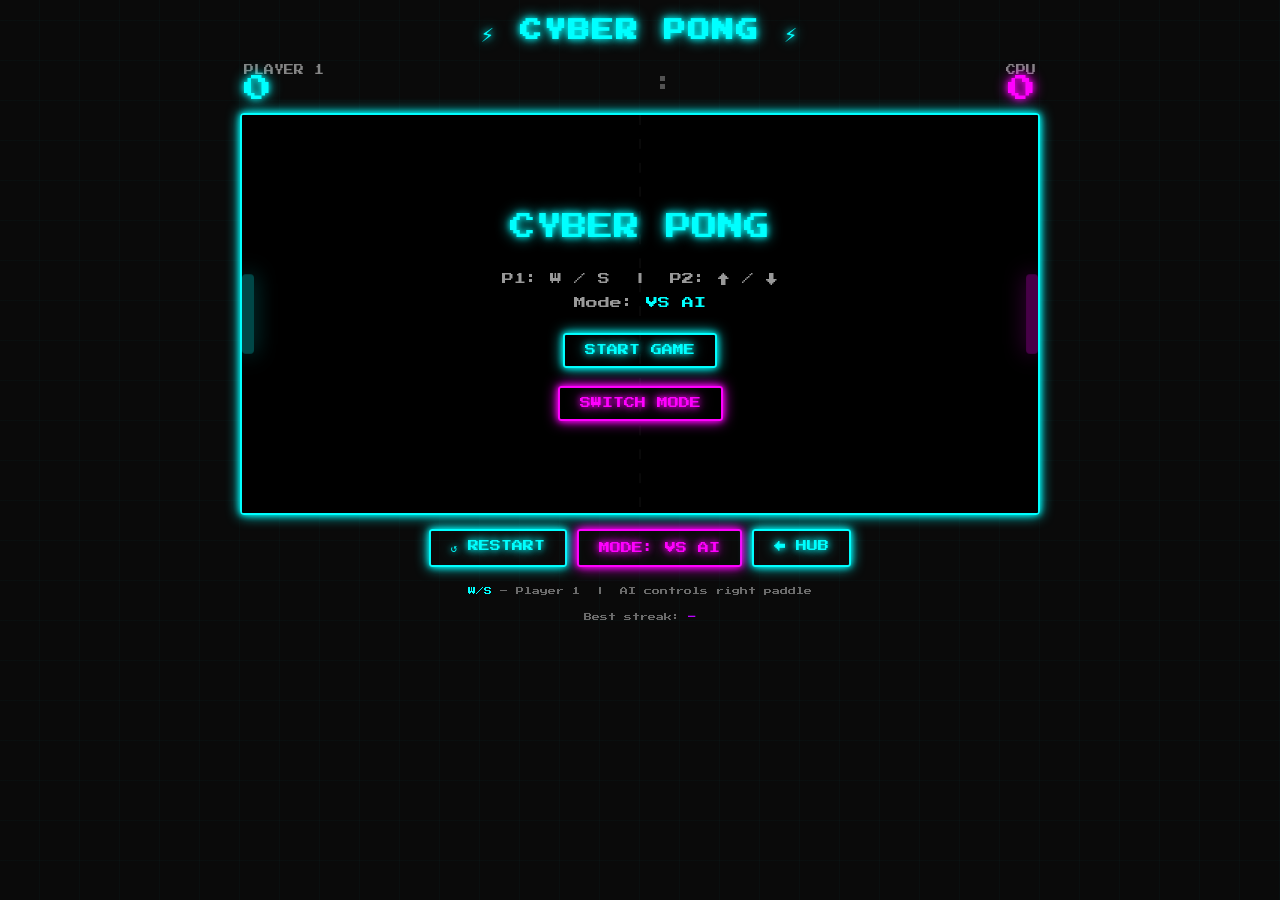
<file: games/pong.html>
<!DOCTYPE html>
<html lang="en">
<head>
  <meta charset="UTF-8" />
  <meta name="viewport" content="width=device-width, initial-scale=1.0" />
  <title>Cyber Pong – Neon Arcade Hub</title>
  <link rel="preconnect" href="https://fonts.googleapis.com" />
  <link href="https://fonts.googleapis.com/css2?family=Press+Start+2P&display=swap" rel="stylesheet" />
  <style>
    /* ─── Base reset & neon theme ─────────────────────────────────────────── */
    *, *::before, *::after { box-sizing: border-box; margin: 0; padding: 0; }

    :root {
      --black:  #0a0a0a;
      --cyan:   #00ffff;
      --pink:   #ff00ff;
      --purple: #bb00ff;
      --white:  #e0e0ff;
      --glow-c: 0 0 6px #00ffff, 0 0 14px #00ffff;
      --glow-p: 0 0 6px #ff00ff, 0 0 14px #ff00ff;
    }

    body {
      background-color: var(--black);
      background-image:
        repeating-linear-gradient(0deg,  transparent, transparent 39px, rgba(0,255,255,.04) 40px),
        repeating-linear-gradient(90deg, transparent, transparent 39px, rgba(0,255,255,.04) 40px);
      font-family: 'Press Start 2P', monospace;
      color: var(--white);
      min-height: 100vh;
      display: flex;
      flex-direction: column;
      align-items: center;
      justify-content: flex-start;
      padding: 20px 10px 40px;
    }

    h1.game-title {
      font-size: clamp(14px, 3vw, 22px);
      color: var(--cyan);
      text-shadow: var(--glow-c);
      text-align: center;
      margin-bottom: 18px;
      letter-spacing: 2px;
    }

    /* ─── Score bar ───────────────────────────────────────────────────────── */
    .score-bar {
      display: flex;
      align-items: center;
      justify-content: space-between;
      width: 100%;
      max-width: 800px;
      margin-bottom: 10px;
      padding: 0 4px;
    }
    .score-label { font-size: 10px; color: rgba(255,255,255,.5); }
    .score-value {
      font-size: clamp(18px, 4vw, 28px);
      transition: transform .15s ease, text-shadow .15s ease;
    }
    .score-value.p1 { color: var(--cyan);  text-shadow: var(--glow-c); }
    .score-value.p2 { color: var(--pink);  text-shadow: var(--glow-p); }
    .score-value.pop { transform: scale(1.4); }
    .score-sep { font-size: 20px; color: rgba(255,255,255,.3); }

    /* ─── Canvas wrapper ─────────────────────────────────────────────────── */
    .canvas-wrap {
      width: 100%;
      max-width: 800px;
      border: 2px solid var(--cyan);
      box-shadow: var(--glow-c), inset 0 0 60px rgba(0,255,255,.04);
      border-radius: 4px;
      overflow: hidden;
      position: relative;
    }
    canvas {
      display: block;
      width: 100%;
      height: auto;
      background: #000;
    }

    /* overlay messages */
    #overlay {
      position: absolute;
      inset: 0;
      display: flex;
      flex-direction: column;
      align-items: center;
      justify-content: center;
      background: rgba(0,0,0,.72);
      gap: 18px;
      z-index: 10;
    }
    #overlay.hidden { display: none; }
    #overlay-title {
      font-size: clamp(14px, 3.5vw, 26px);
      color: var(--cyan);
      text-shadow: var(--glow-c);
      text-align: center;
      line-height: 1.6;
    }
    #overlay-sub {
      font-size: clamp(8px, 1.8vw, 12px);
      color: rgba(255,255,255,.6);
      text-align: center;
      line-height: 2;
    }

    /* ─── Neon buttons ───────────────────────────────────────────────────── */
    .neon-button {
      font-family: 'Press Start 2P', monospace;
      font-size: clamp(8px, 1.5vw, 11px);
      padding: 10px 20px;
      background: transparent;
      border: 2px solid var(--cyan);
      color: var(--cyan);
      cursor: pointer;
      text-shadow: var(--glow-c);
      box-shadow: var(--glow-c);
      border-radius: 3px;
      transition: background .2s ease, color .2s ease, box-shadow .2s ease;
      white-space: nowrap;
    }
    .neon-button:hover {
      background: var(--pink);
      border-color: var(--pink);
      color: #000;
      text-shadow: none;
      box-shadow: var(--glow-p);
    }
    .neon-button.pink {
      border-color: var(--pink);
      color: var(--pink);
      text-shadow: var(--glow-p);
      box-shadow: var(--glow-p);
    }
    .neon-button.pink:hover {
      background: var(--cyan);
      border-color: var(--cyan);
      color: #000;
      box-shadow: var(--glow-c);
    }

    /* ─── Controls strip ─────────────────────────────────────────────────── */
    .controls-strip {
      display: flex;
      flex-wrap: wrap;
      gap: 10px;
      justify-content: center;
      width: 100%;
      max-width: 800px;
      margin-top: 14px;
    }

    /* ─── Toast ──────────────────────────────────────────────────────────── */
    #toast {
      position: fixed;
      bottom: 30px;
      left: 50%;
      transform: translateX(-50%) translateY(80px);
      background: var(--black);
      border: 1px solid var(--cyan);
      color: var(--cyan);
      font-size: 9px;
      padding: 10px 20px;
      border-radius: 4px;
      box-shadow: var(--glow-c);
      transition: transform .3s ease, opacity .3s ease;
      opacity: 0;
      pointer-events: none;
      z-index: 9999;
      white-space: nowrap;
    }
    #toast.show { transform: translateX(-50%) translateY(0); opacity: 1; }

    /* ─── Key legend ─────────────────────────────────────────────────────── */
    .key-legend {
      margin-top: 16px;
      font-size: 8px;
      color: rgba(255,255,255,.4);
      text-align: center;
      line-height: 2.2;
      max-width: 600px;
    }
    .key-legend span { color: var(--cyan); }

    /* ─── High score display ─────────────────────────────────────────────── */
    .hs-row {
      margin-top: 12px;
      font-size: 8px;
      color: rgba(255,255,255,.4);
      text-align: center;
    }
    .hs-row b { color: var(--purple); }
  </style>
</head>
<body>

<h1 class="game-title">⚡ CYBER PONG ⚡</h1>

<!-- Score bar -->
<div class="score-bar">
  <div>
    <div class="score-label" id="p1-label">PLAYER 1</div>
    <div class="score-value p1" id="score-p1">0</div>
  </div>
  <div class="score-sep">:</div>
  <div style="text-align:right">
    <div class="score-label" id="p2-label">CPU</div>
    <div class="score-value p2" id="score-p2">0</div>
  </div>
</div>

<!-- Canvas -->
<div class="canvas-wrap">
  <canvas id="gameCanvas" width="800" height="400"></canvas>

  <!-- Overlay (start / game-over screens) -->
  <div id="overlay">
    <div id="overlay-title">CYBER PONG</div>
    <div id="overlay-sub">
      P1: W / S &nbsp;|&nbsp; P2: ↑ / ↓<br>
      Mode: <span id="mode-display-overlay" style="color:#0ff">VS AI</span>
    </div>
    <button class="neon-button" id="btn-start-overlay">START GAME</button>
    <button class="neon-button pink" id="btn-toggle-overlay">SWITCH MODE</button>
  </div>
</div>

<!-- Controls strip -->
<div class="controls-strip">
  <button class="neon-button" id="btn-restart">↺ RESTART</button>
  <button class="neon-button pink" id="btn-mode">MODE: VS AI</button>
  <a href="../index.html" class="neon-button" style="text-decoration:none">← HUB</a>
</div>

<!-- Key legend -->
<div class="key-legend" id="key-legend">
  <span>W/S</span> – Player 1 &nbsp;|&nbsp; <span>↑/↓</span> – Player 2 / AI
</div>

<!-- High score -->
<div class="hs-row" id="hs-row">Best streak: <b id="hs-display">–</b></div>

<!-- Toast -->
<div id="toast"></div>

<!-- ════════════════════════════════════════════════════════════════════════ -->
<!-- SHARED UTILITIES (mirrors games.js so file is standalone)              -->
<!-- ════════════════════════════════════════════════════════════════════════ -->
<script>
  /* ─── games.js stubs / shared utilities ─────────────────────────────── */
  function playSound(name) { /* stub */ }

  function updateScore(el, newScore) {
    if (!el) return;
    el.textContent = newScore;
    el.classList.remove('pop');
    void el.offsetWidth;
    el.classList.add('pop');
    setTimeout(() => el.classList.remove('pop'), 200);
  }

  function showToast(msg) {
    const t = document.getElementById('toast');
    t.textContent = msg;
    t.classList.add('show');
    setTimeout(() => t.classList.remove('show'), 2800);
  }

  function saveHighScore(gameName, score) {
    const key = 'hs_' + gameName;
    const prev = parseInt(localStorage.getItem(key) || '0', 10);
    if (score > prev) { localStorage.setItem(key, score); return true; }
    return false;
  }

  function getHighScore(gameName) {
    return parseInt(localStorage.getItem('hs_' + gameName) || '0', 10);
  }

  function randomInt(min, max) {
    return Math.floor(Math.random() * (max - min + 1)) + min;
  }

  function debounce(fn, delay) {
    let id;
    return (...args) => { clearTimeout(id); id = setTimeout(() => fn(...args), delay); };
  }
</script>

<!-- ════════════════════════════════════════════════════════════════════════ -->
<!-- GAME SCRIPT                                                             -->
<!-- ════════════════════════════════════════════════════════════════════════ -->
<script>
  /* ═══════════════════════════════════════════════════
     ENVIRONMENT VARIABLES – edit these to tune the game
     ═══════════════════════════════════════════════════ */
  const GAME_MODE      = "vs_ai";   // "vs_ai" | "two_player"
  const AI_SPEED       = 5;         // CPU paddle speed (px/frame)
  const AI_REACTION    = 0.10;      // 0 = perfect AI, 1 = very slow reaction
  const BALL_SPEED_X   = 4;         // initial horizontal ball speed
  const BALL_SPEED_Y   = 3;         // initial vertical ball speed
  const WINNING_SCORE  = 7;         // points needed to win
  const PADDLE_W       = 12;        // paddle width
  const PADDLE_H       = 80;        // paddle height
  const BALL_RADIUS    = 7;         // ball radius
  const TRAIL_LENGTH   = 18;        // number of trail ghost frames
  const SPEED_INCREMENT= 0.30;      // extra speed added per rally hit
  const MAX_BALL_SPEED = 14;        // absolute speed cap
  /* ═══════════════════════════════════════════════════ */

  /* ─── DOM refs ────────────────────────────────────── */
  const canvas   = document.getElementById('gameCanvas');
  const ctx      = canvas.getContext('2d');
  const W = canvas.width, H = canvas.height;

  const elP1     = document.getElementById('score-p1');
  const elP2     = document.getElementById('score-p2');
  const elP1Lbl  = document.getElementById('p1-label');
  const elP2Lbl  = document.getElementById('p2-label');
  const overlay  = document.getElementById('overlay');
  const oTitle   = document.getElementById('overlay-title');
  const oSub     = document.getElementById('overlay-sub');
  const oModeDisp= document.getElementById('mode-display-overlay');
  const btnStart = document.getElementById('btn-start-overlay');
  const btnToggleOvl = document.getElementById('btn-toggle-overlay');
  const btnRestart   = document.getElementById('btn-restart');
  const btnMode      = document.getElementById('btn-mode');
  const hsDisplay    = document.getElementById('hs-display');
  const keyLegend    = document.getElementById('key-legend');

  /* ─── Game state ──────────────────────────────────── */
  let mode = GAME_MODE;           // current mode
  let gameRunning = false;
  let animId = null;

  const state = {
    p1: { y: H/2 - PADDLE_H/2, score: 0, dy: 0 },
    p2: { y: H/2 - PADDLE_H/2, score: 0, dy: 0 },
    ball: { x:0, y:0, dx:0, dy:0 },
    trail: [],
    rallyCount: 0,
    paused: false,
  };

  const keys = {};

  /* ─── Helpers ─────────────────────────────────────── */
  function resetBall(toRight) {
    state.ball.x = W / 2;
    state.ball.y = H / 2;
    const dir = toRight ? 1 : -1;
    state.ball.dx = dir * BALL_SPEED_X;
    state.ball.dy = (Math.random() > .5 ? 1 : -1) * BALL_SPEED_Y;
    state.trail = [];
    state.rallyCount = 0;
  }

  function clampPaddle(p) {
    p.y = Math.max(0, Math.min(H - PADDLE_H, p.y));
  }

  function updateLabels() {
    elP2Lbl.textContent = mode === 'vs_ai' ? 'CPU' : 'PLAYER 2';
    const modeStr = mode === 'vs_ai' ? 'VS AI' : '2 PLAYER';
    btnMode.textContent = 'MODE: ' + modeStr;
    oModeDisp.textContent = modeStr;
    keyLegend.innerHTML = mode === 'vs_ai'
      ? '<span>W/S</span> – Player 1 &nbsp;|&nbsp; AI controls right paddle'
      : '<span>W/S</span> – Player 1 &nbsp;|&nbsp; <span>↑/↓</span> – Player 2';
  }

  function showHighScore() {
    const hs = getHighScore('cyberpong');
    hsDisplay.textContent = hs > 0 ? hs + ' rally pts' : '–';
  }

  /* ─── neon colour helpers ─────────────────────────── */
  const CYAN   = '#00ffff';
  const PINK   = '#ff00ff';
  const PURPLE = '#bb00ff';
  const DIM    = 'rgba(255,255,255,0.08)';

  function glowCtx(color, blur) {
    ctx.shadowColor = color;
    ctx.shadowBlur  = blur;
  }
  function clearGlow() {
    ctx.shadowColor = 'transparent';
    ctx.shadowBlur  = 0;
  }

  /* ─── Draw functions ──────────────────────────────── */
  function drawBg() {
    ctx.clearRect(0, 0, W, H);
    ctx.fillStyle = '#000';
    ctx.fillRect(0, 0, W, H);

    // center line
    ctx.setLineDash([10, 14]);
    ctx.strokeStyle = 'rgba(255,255,255,0.12)';
    ctx.lineWidth = 2;
    ctx.beginPath();
    ctx.moveTo(W/2, 0); ctx.lineTo(W/2, H);
    ctx.stroke();
    ctx.setLineDash([]);
  }

  function drawPaddle(x, y, color) {
    glowCtx(color, 22);
    ctx.fillStyle = color;
    ctx.beginPath();
    ctx.roundRect(x, y, PADDLE_W, PADDLE_H, 4);
    ctx.fill();
    clearGlow();
  }

  function drawBall() {
    // trail
    for (let i = 0; i < state.trail.length; i++) {
      const t = state.trail[i];
      const alpha = (i / state.trail.length) * 0.35;
      const r = BALL_RADIUS * ((i + 1) / state.trail.length) * 0.85;
      ctx.beginPath();
      ctx.arc(t.x, t.y, r, 0, Math.PI*2);
      ctx.fillStyle = `rgba(0,255,255,${alpha})`;
      ctx.fill();
    }

    // ball
    glowCtx(CYAN, 28);
    ctx.beginPath();
    ctx.arc(state.ball.x, state.ball.y, BALL_RADIUS, 0, Math.PI*2);
    const grad = ctx.createRadialGradient(
      state.ball.x - 2, state.ball.y - 2, 1,
      state.ball.x, state.ball.y, BALL_RADIUS
    );
    grad.addColorStop(0, '#ffffff');
    grad.addColorStop(1, CYAN);
    ctx.fillStyle = grad;
    ctx.fill();
    clearGlow();
  }

  function drawScores() {
    // already in DOM; just draw optional center glow line
  }

  function drawWinFlash(winner) {
    const msg  = winner === 1 ? 'PLAYER 1' : (mode === 'vs_ai' ? 'CPU' : 'PLAYER 2');
    const clr  = winner === 1 ? CYAN : PINK;
    glowCtx(clr, 40);
    ctx.fillStyle = clr;
    ctx.font = `bold 36px 'Press Start 2P', monospace`;
    ctx.textAlign = 'center';
    ctx.fillText(msg + ' WINS!', W/2, H/2 - 10);
    clearGlow();
    ctx.fillStyle = 'rgba(255,255,255,0.5)';
    ctx.font = `12px 'Press Start 2P', monospace`;
    ctx.fillText('press RESTART', W/2, H/2 + 28);
    ctx.textAlign = 'left';
  }

  /* ─── Physics / AI ────────────────────────────────── */
  function movePaddles() {
    const speed = AI_SPEED;
    // Player 1
    if (keys['w'] || keys['W']) state.p1.y -= speed;
    if (keys['s'] || keys['S']) state.p1.y += speed;

    // Player 2 or AI
    if (mode === 'two_player') {
      if (keys['ArrowUp'])   state.p2.y -= speed;
      if (keys['ArrowDown']) state.p2.y += speed;
    } else {
      // AI: smoothly track ball centre with reaction lag
      const target = state.ball.y - PADDLE_H / 2;
      const diff = target - state.p2.y;
      // move toward target at AI_SPEED, scaled by reaction (>0 = lag)
      const move = Math.sign(diff) * Math.min(Math.abs(diff), AI_SPEED * (1 - AI_REACTION) + 1);
      state.p2.y += move;
    }

    clampPaddle(state.p1);
    clampPaddle(state.p2);
  }

  function paddleCollide(px, py, bx, by, bdx) {
    // bounding box check
    if (bx - BALL_RADIUS < px + PADDLE_W &&
        bx + BALL_RADIUS > px &&
        by + BALL_RADIUS > py &&
        by - BALL_RADIUS < py + PADDLE_H) {

      // compute hit position on paddle (−1 top … +1 bottom)
      const hitPos = ((by - py) / PADDLE_H) * 2 - 1;
      const speed  = Math.min(
        Math.sqrt(state.ball.dx**2 + state.ball.dy**2) + SPEED_INCREMENT,
        MAX_BALL_SPEED
      );
      // bounce
      state.ball.dx = -Math.sign(bdx) * Math.abs(speed * Math.cos(hitPos * Math.PI / 4));
      state.ball.dy =  speed * Math.sin(hitPos * Math.PI / 3);
      // push ball out of paddle
      if (bdx > 0) state.ball.x = px - BALL_RADIUS - 1;
      else          state.ball.x = px + PADDLE_W + BALL_RADIUS + 1;

      state.rallyCount++;
      playSound('paddle');
    }
  }

  function moveBall() {
    state.trail.push({ x: state.ball.x, y: state.ball.y });
    if (state.trail.length > TRAIL_LENGTH) state.trail.shift();

    state.ball.x += state.ball.dx;
    state.ball.y += state.ball.dy;

    // top / bottom wall bounce
    if (state.ball.y - BALL_RADIUS < 0) {
      state.ball.y = BALL_RADIUS;
      state.ball.dy = Math.abs(state.ball.dy);
      playSound('wall');
    }
    if (state.ball.y + BALL_RADIUS > H) {
      state.ball.y = H - BALL_RADIUS;
      state.ball.dy = -Math.abs(state.ball.dy);
      playSound('wall');
    }

    // paddle collisions
    paddleCollide(0, state.p1.y, state.ball.x, state.ball.y, state.ball.dx);
    paddleCollide(W - PADDLE_W, state.p2.y, state.ball.x, state.ball.y, state.ball.dx);

    // scoring
    if (state.ball.x + BALL_RADIUS < 0) {
      // P2 scores
      state.p2.score++;
      updateScore(elP2, state.p2.score);
      playSound('score');
      if (state.p2.score >= WINNING_SCORE) { endGame(2); return; }
      resetBall(true);
    }
    if (state.ball.x - BALL_RADIUS > W) {
      // P1 scores
      state.p1.score++;
      updateScore(elP1, state.p1.score);
      playSound('score');
      if (state.p1.score >= WINNING_SCORE) { endGame(1); return; }
      resetBall(false);
    }
  }

  /* ─── Game loop ───────────────────────────────────── */
  let winner = 0;

  function loop() {
    if (!gameRunning) return;
    movePaddles();
    moveBall();

    drawBg();
    drawPaddle(0,           state.p1.y, CYAN);
    drawPaddle(W - PADDLE_W, state.p2.y, PINK);
    drawBall();

    if (winner) drawWinFlash(winner);
    animId = requestAnimationFrame(loop);
  }

  /* ─── Game control ────────────────────────────────── */
  function startGame() {
    winner = 0;
    state.p1.score = 0;
    state.p2.score = 0;
    updateScore(elP1, 0);
    updateScore(elP2, 0);
    state.p1.y = H/2 - PADDLE_H/2;
    state.p2.y = H/2 - PADDLE_H/2;
    resetBall(true);
    overlay.classList.add('hidden');
    gameRunning = true;
    if (animId) cancelAnimationFrame(animId);
    loop();
  }

  function endGame(w) {
    winner = w;
    gameRunning = false;
    const wName = w === 1 ? 'Player 1' : (mode === 'vs_ai' ? 'CPU' : 'Player 2');
    const isNew = saveHighScore('cyberpong', state.rallyCount);
    showHighScore();
    const msg = `${wName} wins! Rally: ${state.rallyCount}${isNew ? ' 🏆 New Record!' : ''}`;
    showToast(msg);

    oTitle.innerHTML = wName.toUpperCase() + '<br>WINS!';
    oSub.innerHTML = `Rally count: ${state.rallyCount}${isNew ? '<br>🏆 NEW RECORD!' : ''}`;
    btnToggleOvl.style.display = '';
    overlay.classList.remove('hidden');
  }

  function restartGame() {
    if (animId) cancelAnimationFrame(animId);
    gameRunning = false;
    winner = 0;
    oTitle.textContent = 'CYBER PONG';
    oSub.innerHTML = `P1: W / S &nbsp;|&nbsp; P2: ↑ / ↓<br>Mode: <span id="mode-display-overlay" style="color:#0ff">${mode === 'vs_ai' ? 'VS AI' : '2 PLAYER'}</span>`;
    btnToggleOvl.style.display = '';
    overlay.classList.remove('hidden');
    updateScore(elP1, 0);
    updateScore(elP2, 0);
    // redraw clean frame
    drawBg();
    drawPaddle(0,            H/2 - PADDLE_H/2, CYAN);
    drawPaddle(W - PADDLE_W, H/2 - PADDLE_H/2, PINK);
  }

  function toggleMode() {
    mode = mode === 'vs_ai' ? 'two_player' : 'vs_ai';
    updateLabels();
  }

  /* ─── Event listeners ─────────────────────────────── */
  window.addEventListener('keydown', e => {
    keys[e.key] = true;
    if (['ArrowUp','ArrowDown',' '].includes(e.key)) e.preventDefault();
  });
  window.addEventListener('keyup', e => { keys[e.key] = false; });

  btnStart.addEventListener('click', startGame);
  btnToggleOvl.addEventListener('click', toggleMode);
  btnRestart.addEventListener('click', restartGame);
  btnMode.addEventListener('click', () => {
    toggleMode();
    // if mid-game, restart
    if (!overlay.classList.contains('hidden') || !gameRunning) return;
    restartGame();
  });

  /* ─── Init ────────────────────────────────────────── */
  updateLabels();
  showHighScore();

  // initial static frame
  drawBg();
  drawPaddle(0,            H/2 - PADDLE_H/2, CYAN);
  drawPaddle(W - PADDLE_W, H/2 - PADDLE_H/2, PINK);
</script>
</body>
</html>
</file>
